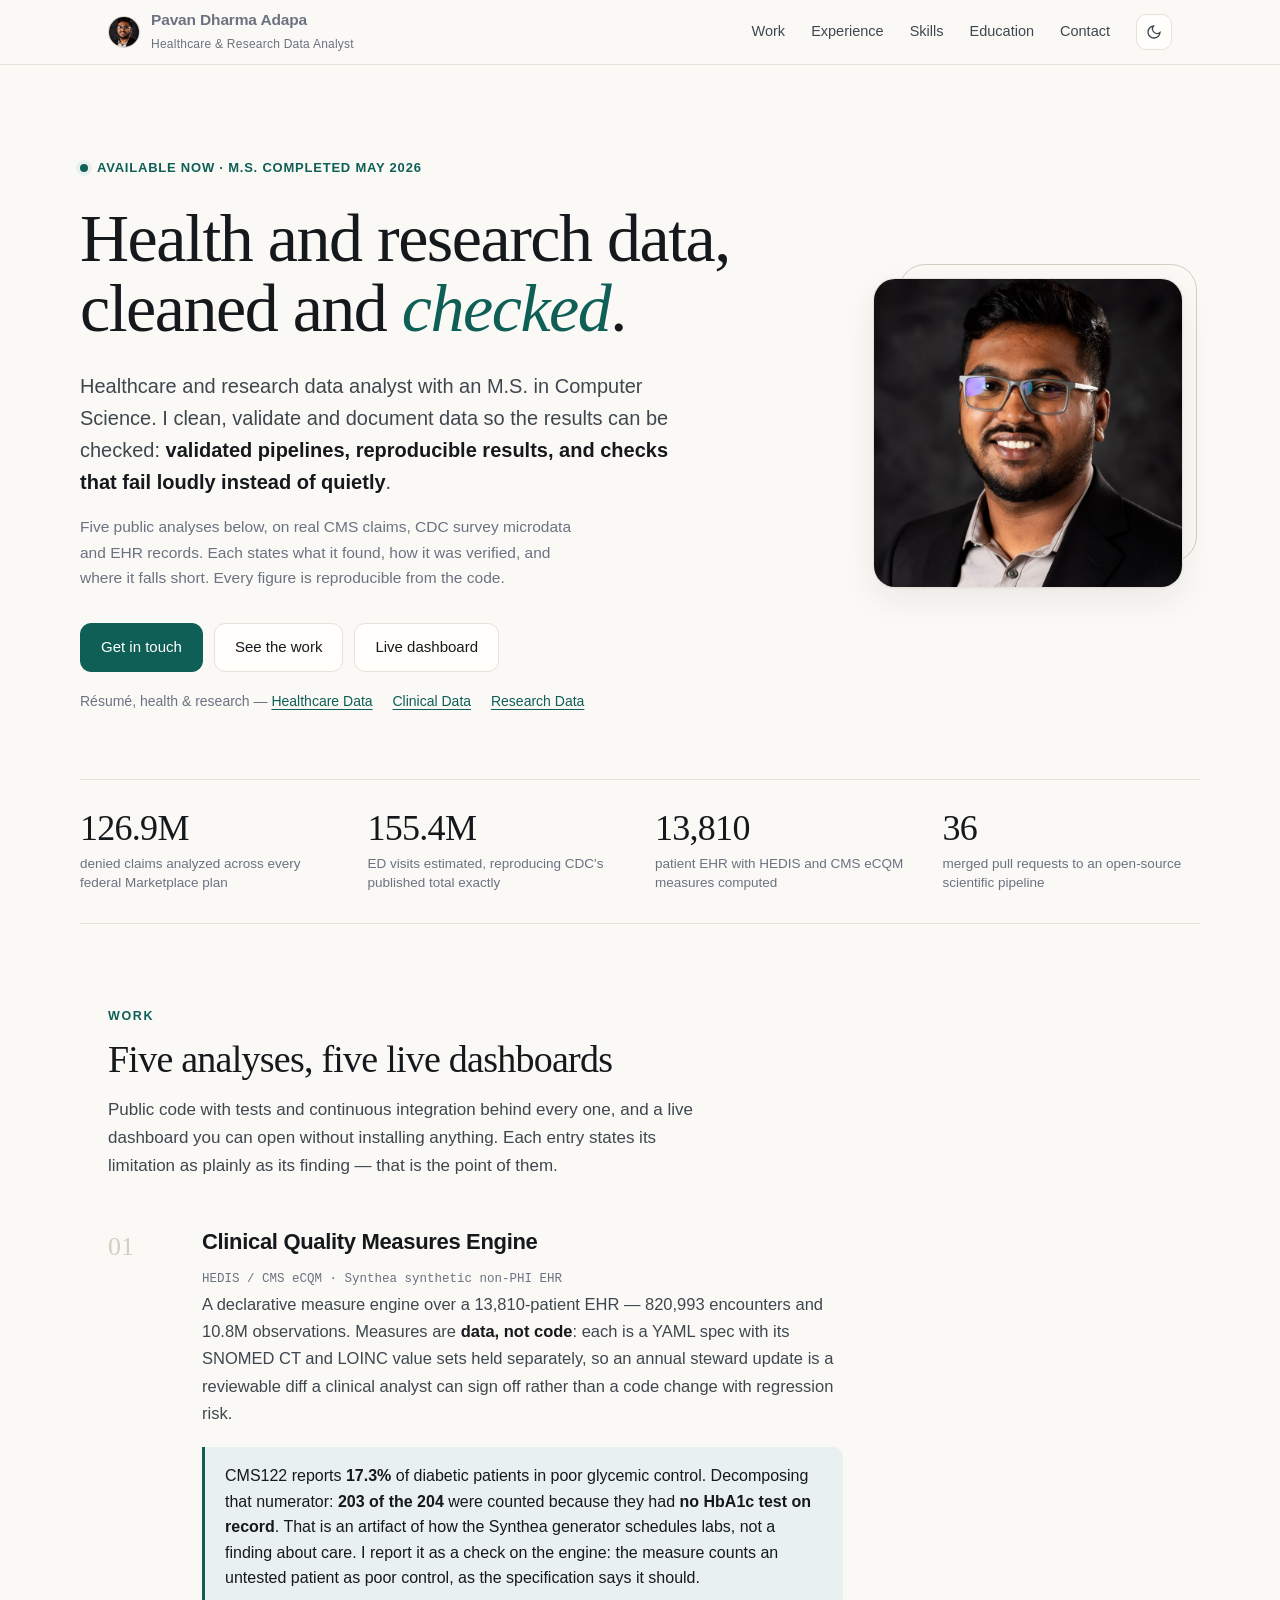
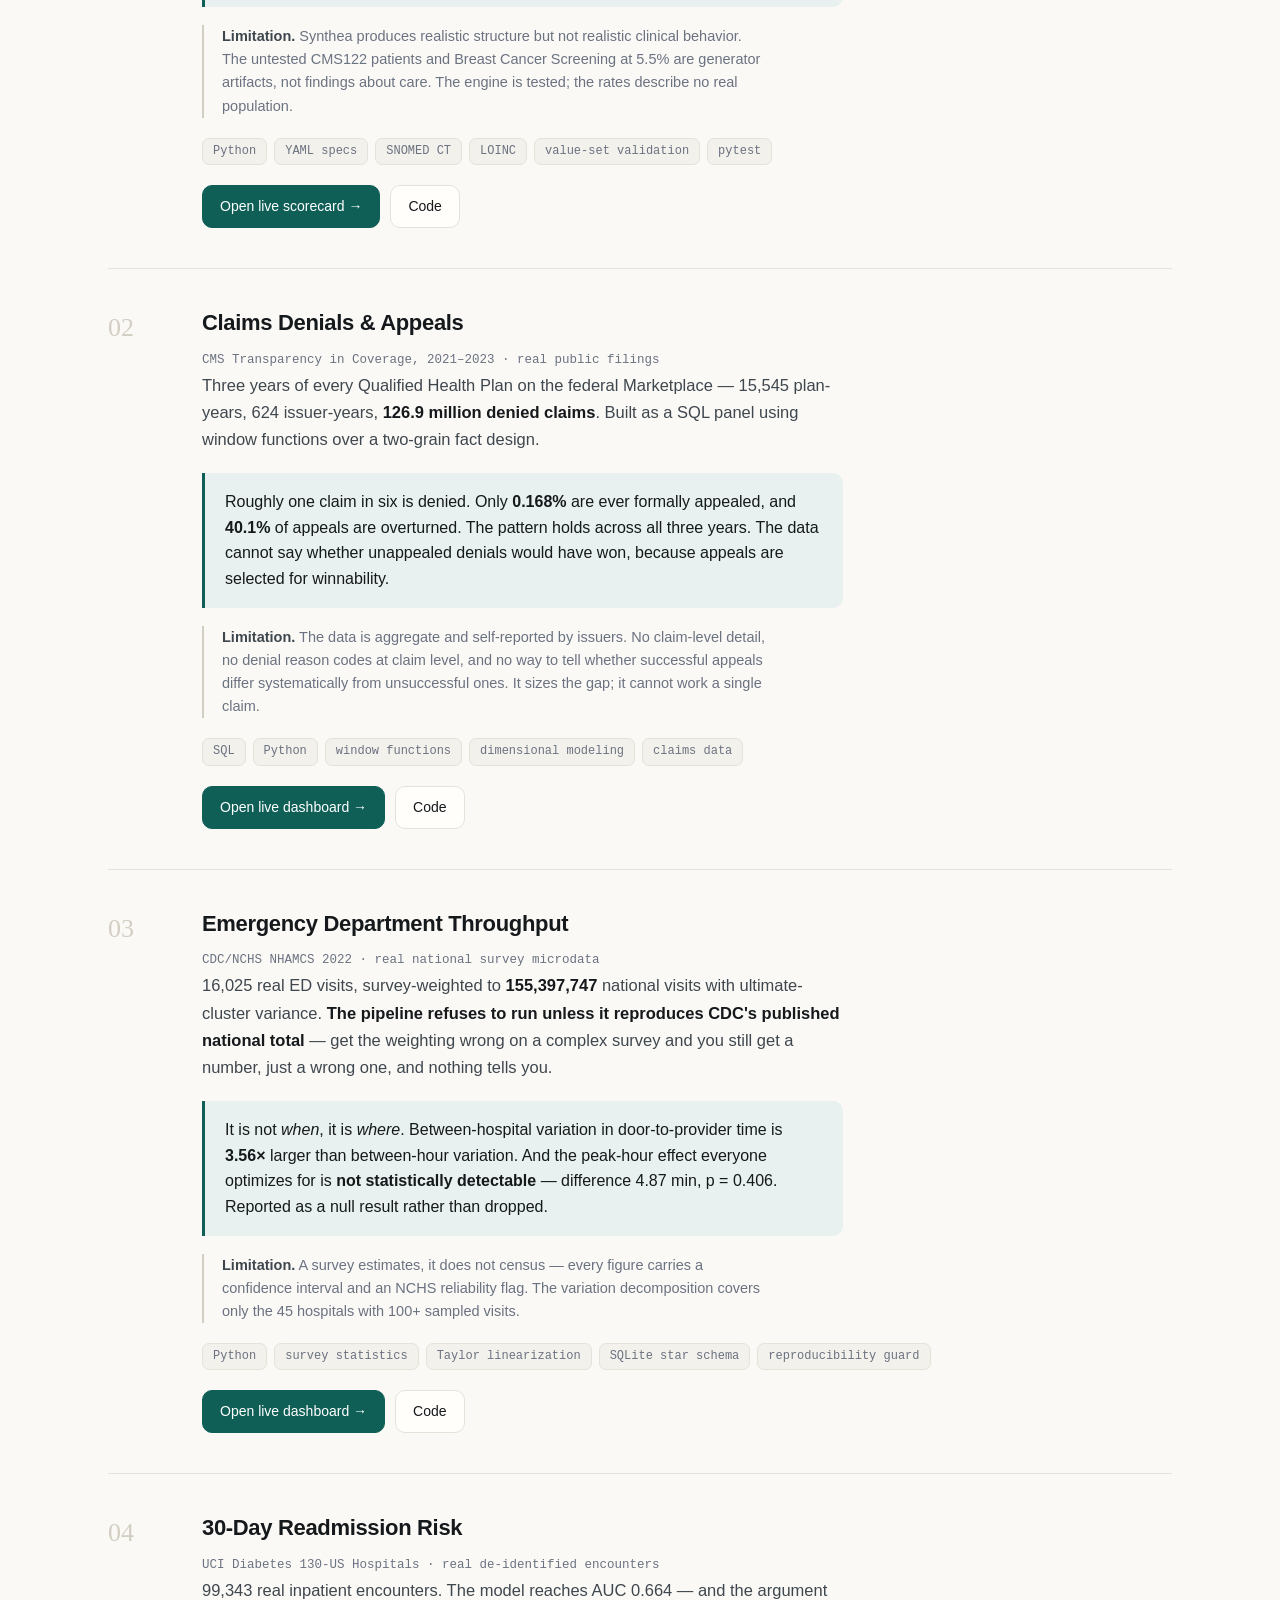
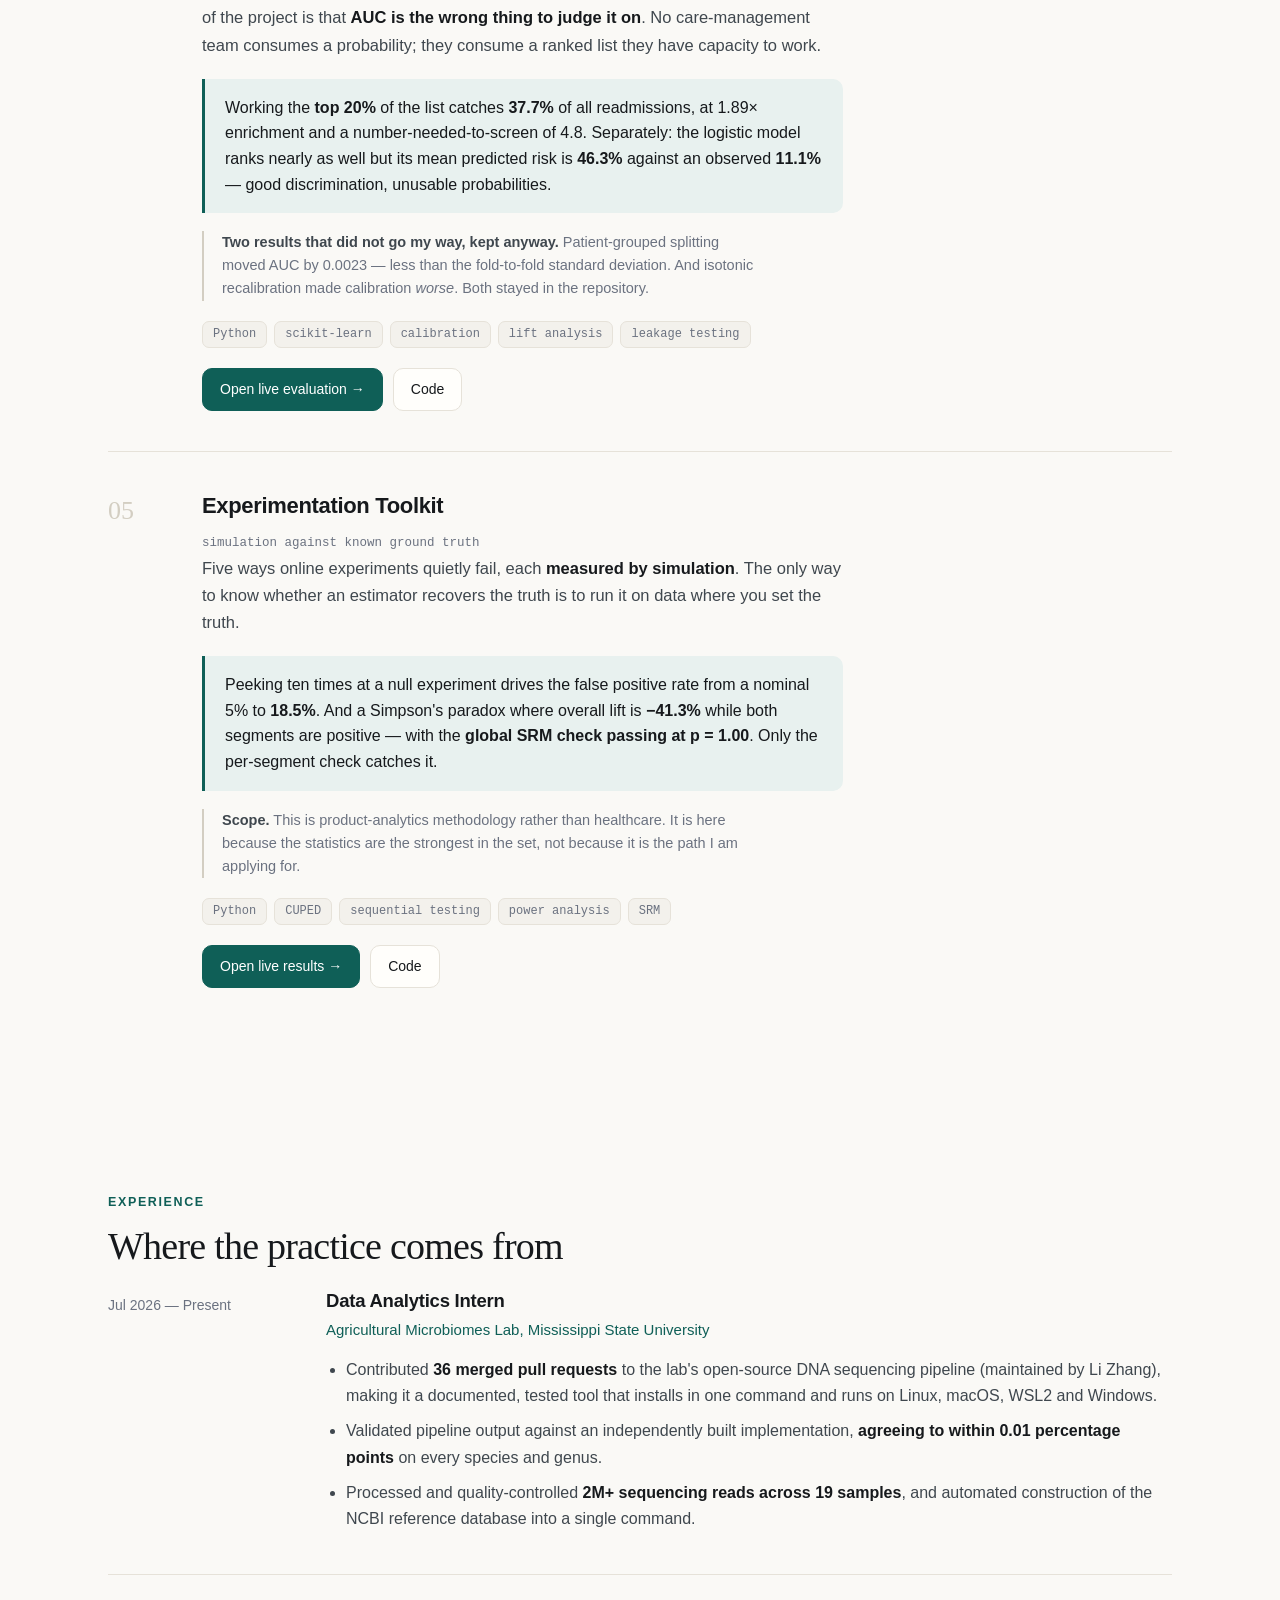
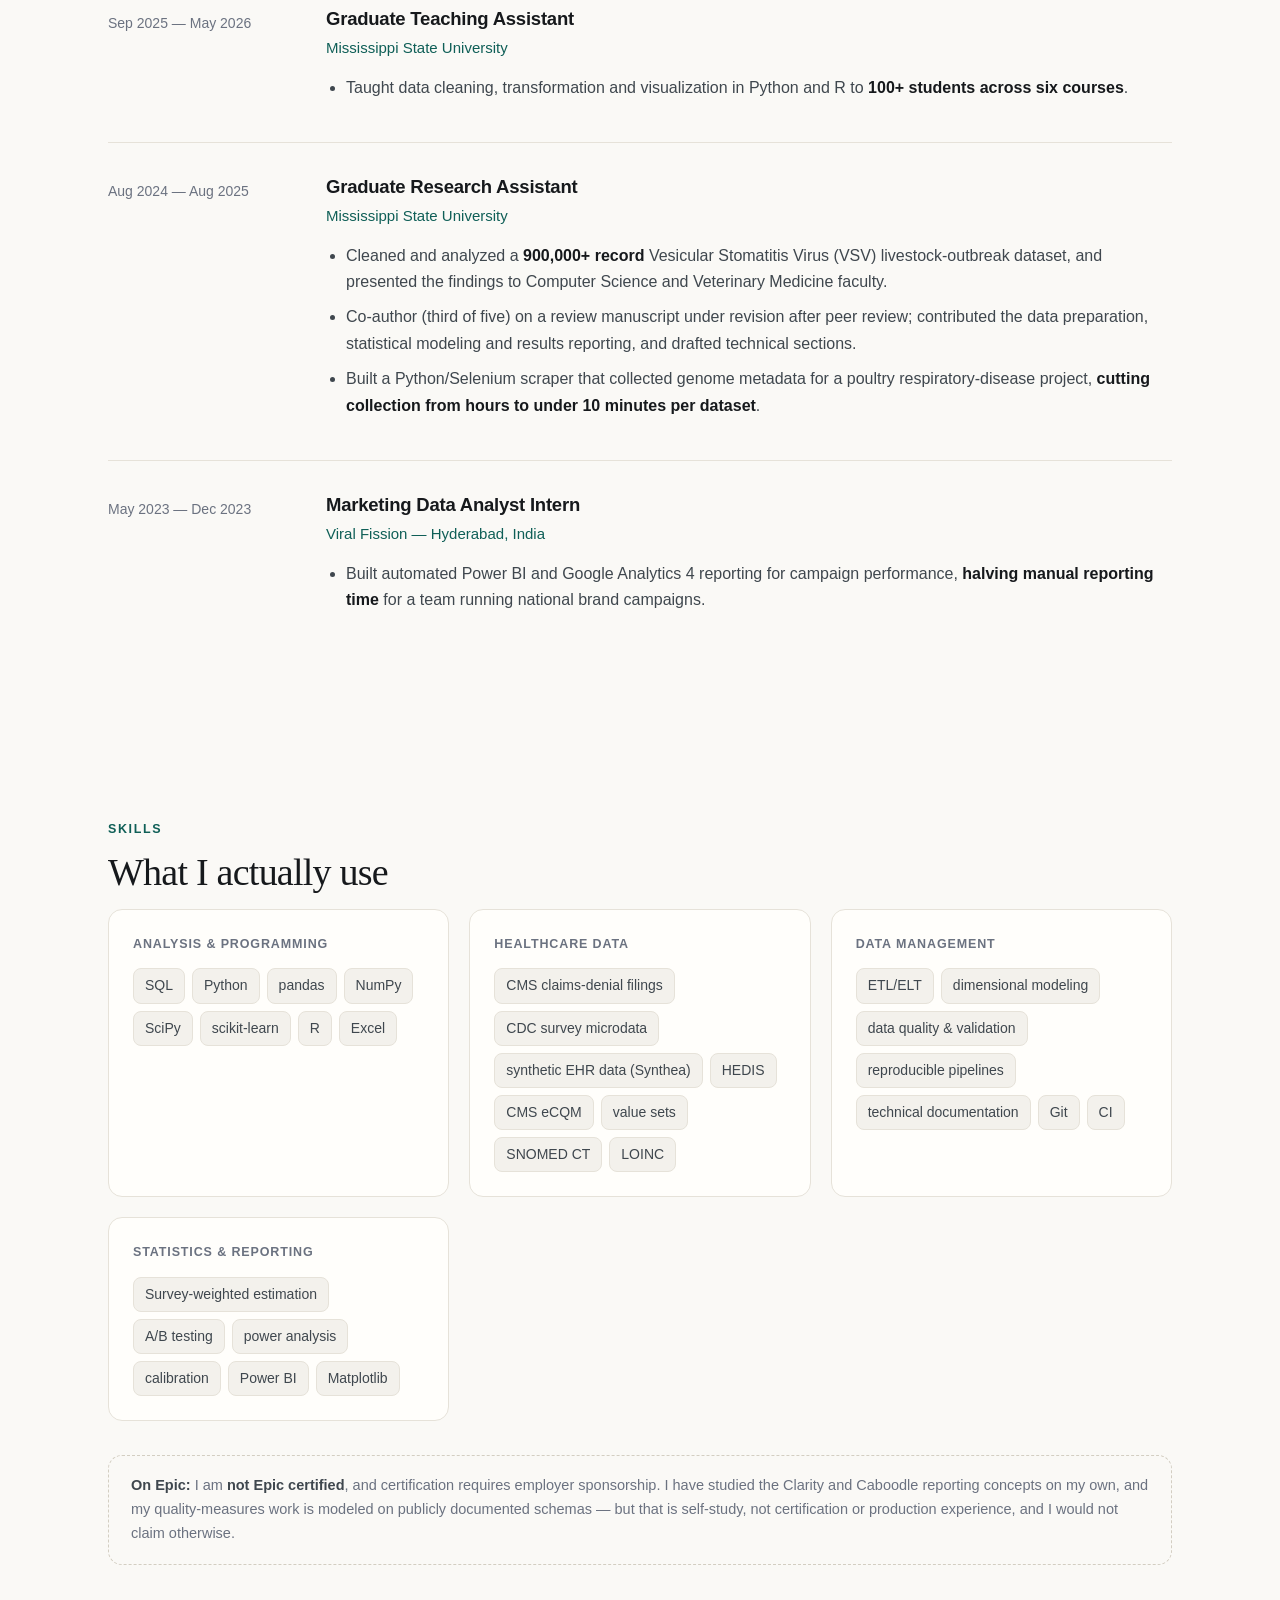
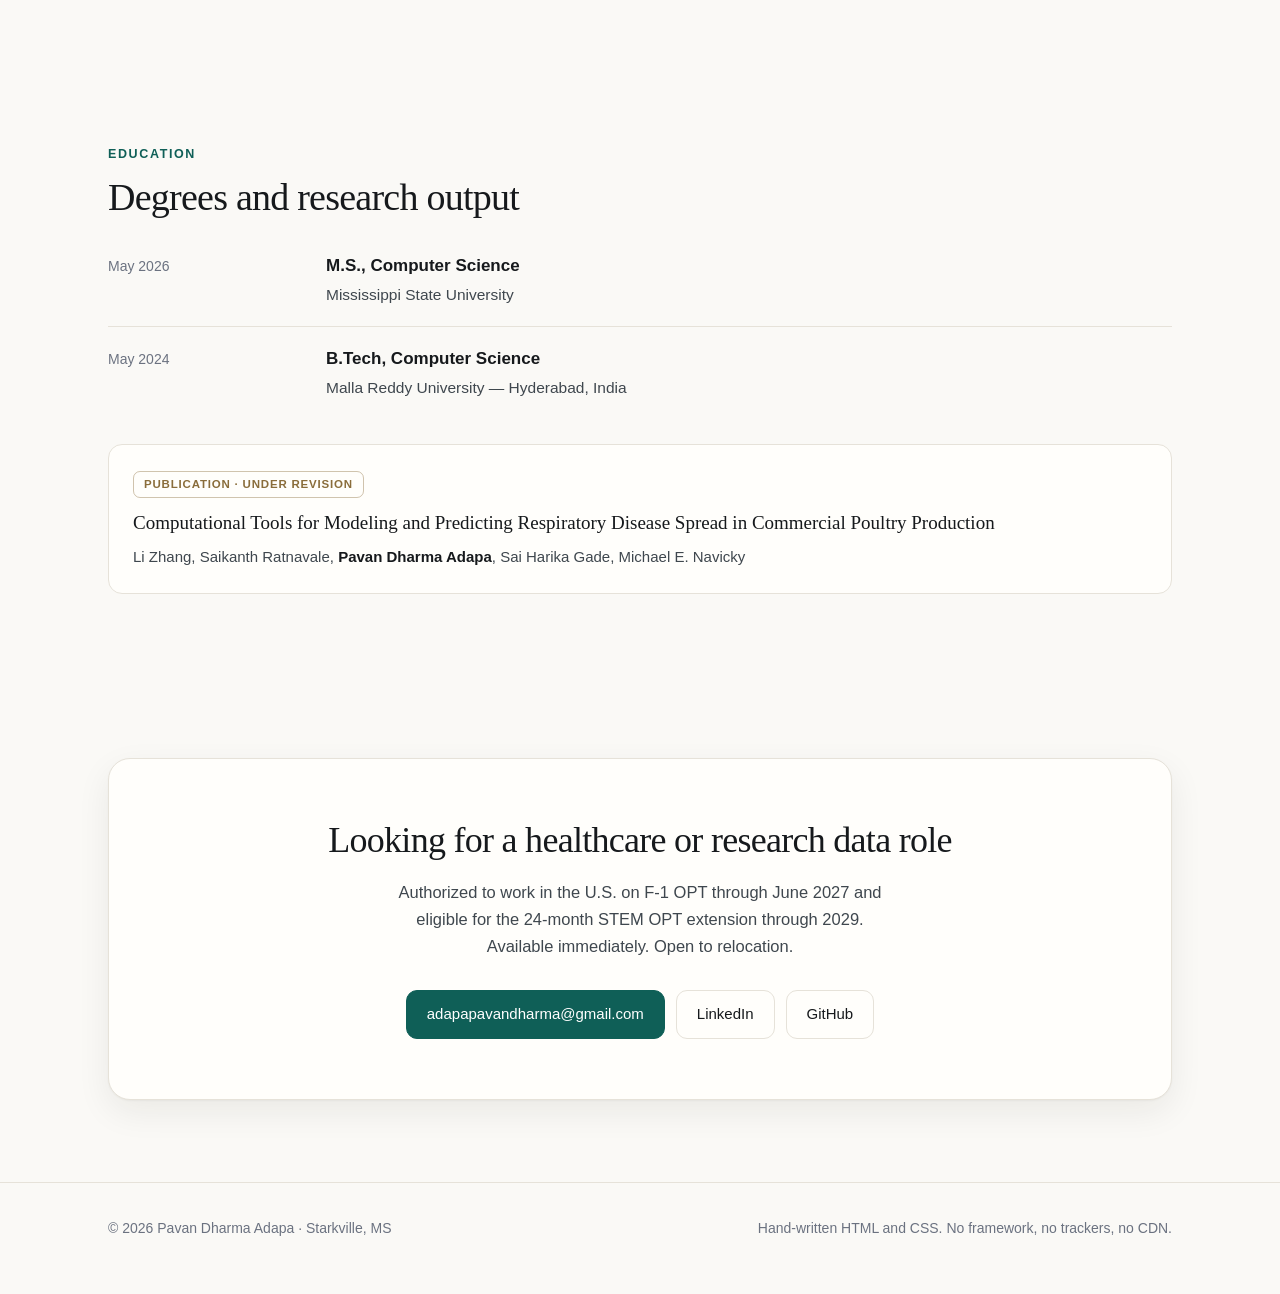
<file: index.html>
<!doctype html>
<html lang="en" data-theme="">
<head>
<meta charset="utf-8">
<meta name="viewport" content="width=device-width, initial-scale=1">
<!-- Search engines welcome; AI training crawlers opted out. Compliance is
     voluntary and these tags bind no one who chooses to ignore them. -->
<meta name="robots" content="index, follow, max-image-preview:large">
<meta name="robots" content="noai, noimageai">
<meta name="ai-content-declaration" content="no-training">
<title>Pavan Dharma Adapa — Healthcare &amp; Research Data Analyst</title>
<meta name="description" content="Healthcare and research data analyst. M.S. Computer Science. Five public analyses on public CMS and CDC data, de-identified hospital records and a synthetic EHR — each with a live dashboard, tests, and its limitations stated.">
<meta name="author" content="Pavan Dharma Adapa">
<link rel="canonical" href="https://adapapavandharma.github.io/">
<meta property="og:type" content="website">
<meta property="og:title" content="Pavan Dharma Adapa — Healthcare &amp; Research Data Analyst">
<meta property="og:description" content="Five public analyses on public CMS and CDC data, de-identified hospital records and a synthetic EHR — each with a live dashboard, tests, and its limitations stated.">
<meta property="og:url" content="https://adapapavandharma.github.io/">
<meta property="og:image" content="https://adapapavandharma.github.io/assets/og.jpg">
<meta name="twitter:card" content="summary_large_image">
<link rel="icon" href="assets/favicon.svg" type="image/svg+xml">
<link rel="apple-touch-icon" href="assets/portrait.jpg">
<meta name="theme-color" content="#0f5f57">
<link rel="stylesheet" href="styles.css">
<script>
  /* Set the theme before first paint so there is no flash. */
  try{var t=localStorage.getItem('pda:theme');if(t)document.documentElement.setAttribute('data-theme',t);}catch(e){}
</script>
<script type="application/ld+json">
{
  "@context": "https://schema.org",
  "@type": "Person",
  "name": "Pavan Dharma Adapa",
  "jobTitle": "Healthcare & Research Data Analyst",
  "email": "mailto:adapapavandharma@gmail.com",
  "url": "https://adapapavandharma.github.io/",
  "image": "https://adapapavandharma.github.io/assets/portrait.jpg",
  "address": {
    "@type": "PostalAddress",
    "addressLocality": "Starkville",
    "addressRegion": "MS",
    "addressCountry": "US"
  },
  "alumniOf": [
    {
      "@type": "CollegeOrUniversity",
      "name": "Mississippi State University"
    },
    {
      "@type": "CollegeOrUniversity",
      "name": "Malla Reddy University"
    }
  ],
  "knowsAbout": [
    "Healthcare data analysis",
    "Clinical quality measures",
    "HEDIS",
    "CMS eCQM",
    "SQL",
    "Python",
    "Survey-weighted estimation",
    "Claims and appeals analytics"
  ],
  "sameAs": [
    "https://github.com/adapapavandharma",
    "https://linkedin.com/in/adapapavandharma"
  ]
}
</script>
</head>
<body>
<a class="skip" href="#main">Skip to content</a>

<header class="site">
  <div class="wrap">
    <a class="brand" href="#top">
      <img src="assets/portrait.jpg" alt="" width="32" height="32">
      <span><b>Pavan Dharma Adapa</b><span>Healthcare &amp; Research Data Analyst</span></span>
    </a>
    <nav aria-label="Sections">
      <a href="#work">Work</a>
      <a href="#experience">Experience</a>
      <a href="#skills">Skills</a>
      <a href="#education">Education</a>
      <a href="#contact">Contact</a>
    </nav>
    <button class="themeb" id="theme" type="button" aria-label="Switch between light and dark">
      <svg width="16" height="16" viewBox="0 0 24 24" fill="none" stroke="currentColor" stroke-width="2" aria-hidden="true">
        <path d="M21 12.8A9 9 0 1 1 11.2 3a7 7 0 0 0 9.8 9.8Z"/>
      </svg>
    </button>
  </div>
</header>

<main id="main">
<div id="top"></div>

<!-- ── hero ─────────────────────────────────────────────── -->
<div class="wrap hero">
  <div class="hero-grid">
    <div>
      <p class="eyebrow">Available now &middot; M.S. completed May 2026</p>
      <h1>Health and research data,<br>cleaned and <em>checked</em>.</h1>
      <p class="lede">
        Healthcare and research data analyst with an M.S. in Computer Science.
        I clean, validate and document data so the results can be checked:
        <b>validated pipelines, reproducible results, and checks that fail loudly
        instead of quietly</b>.
      </p>
      <p class="sub">
        Five public analyses below, on real CMS claims, CDC survey microdata and
        EHR records. Each states what it found, how it was verified, and where it
        falls short. Every figure is reproducible from the code.
      </p>
      <div class="cta">
        <a class="btn btn-primary" href="mailto:adapapavandharma@gmail.com">Get in touch</a>
        <a class="btn" href="#work">See the work</a>
        <a class="btn" href="dashboard/">Live dashboard</a>
      </div>
      <p class="cvline">
        R&eacute;sum&eacute;, health &amp; research &mdash;
        <a href="resume/Pavan_Adapa_Healthcare_Data_Analyst.pdf" download>Healthcare Data</a>
        <a href="resume/Pavan_Adapa_Clinical_Data_Coordinator.pdf" download>Clinical Data</a>
        <a href="resume/Pavan_Adapa_Research_Data_Analyst.pdf" download>Research Data</a>
      </p>
    </div>
    <figure class="portrait">
      <img src="assets/portrait.jpg"
           srcset="assets/portrait.jpg 800w, assets/portrait@2x.jpg 1400w"
           sizes="(max-width:900px) 72vw, 310px"
           width="800" height="800" fetchpriority="high"
           alt="Pavan Dharma Adapa">
    </figure>
  </div>

  <div class="proof">
    <div class="proof-grid">
      <div class="stat"><div class="n">126.9M</div><div class="l">denied claims analyzed across every federal Marketplace plan</div></div>
      <div class="stat"><div class="n">155.4M</div><div class="l">ED visits estimated, reproducing CDC's published total exactly</div></div>
      <div class="stat"><div class="n">13,810</div><div class="l">patient EHR with HEDIS and CMS eCQM measures computed</div></div>
      <div class="stat"><div class="n">36</div><div class="l">merged pull requests to an open-source scientific pipeline</div></div>
    </div>
  </div>
</div>

<!-- ── work ─────────────────────────────────────────────── -->
<section id="work">
  <div class="wrap">
    <div class="sec-h">
      <span class="k">Work</span>
      <h2>Five analyses, five live dashboards</h2>
    </div>
    <p class="sec-intro">
      Public code with tests and continuous integration behind every one, and a live dashboard
      you can open without installing anything. Each entry states its limitation as plainly as
      its finding — that is the point of them.
    </p>

    <div class="work">

      <article class="entry">
        <div class="idx" aria-hidden="true">01</div>
        <div>
        <div class="card-top">
          <h3>Clinical Quality Measures Engine</h3>
          <span class="src">HEDIS / CMS eCQM · Synthea synthetic non-PHI EHR</span>
        </div>
        <p class="what">
          A declarative measure engine over a 13,810-patient EHR — 820,993 encounters and
          10.8M observations. Measures are <b>data, not code</b>: each is a YAML spec with its
          SNOMED CT and LOINC value sets held separately, so an annual steward update is a
          reviewable diff a clinical analyst can sign off rather than a code change with regression risk.
        </p>
        <p class="finding">
          CMS122 reports <b>17.3%</b> of diabetic patients in poor glycemic control. Decomposing that
          numerator: <b>203 of the 204</b> were counted because they had <b>no HbA1c test on record</b>.
          That is an artifact of how the Synthea generator schedules labs, not a finding about care.
          I report it as a check on the engine: the measure counts an untested patient as poor control,
          as the specification says it should.
        </p>
        <p class="limit">
          <b>Limitation.</b> Synthea produces realistic structure but not realistic clinical behavior.
          The untested CMS122 patients and Breast Cancer Screening at 5.5% are generator artifacts, not
          findings about care. The engine is tested; the rates describe no real population.
        </p>
        <ul class="tags"><li>Python</li><li>YAML specs</li><li>SNOMED CT</li><li>LOINC</li><li>value-set validation</li><li>pytest</li></ul>
        <p class="links">
          <a class="live" href="https://adapapavandharma.github.io/clinical-quality-measures/" target="_blank" rel="noopener">Open live scorecard →</a>
          <a href="https://github.com/adapapavandharma/clinical-quality-measures" target="_blank" rel="noopener">Code</a>
        </p>
        </div>
      </article>

      <article class="entry">
        <div class="idx" aria-hidden="true">02</div>
        <div>
        <div class="card-top">
          <h3>Claims Denials &amp; Appeals</h3>
          <span class="src">CMS Transparency in Coverage, 2021–2023 · real public filings</span>
        </div>
        <p class="what">
          Three years of every Qualified Health Plan on the federal Marketplace — 15,545 plan-years,
          624 issuer-years, <b>126.9 million denied claims</b>. Built as a SQL panel using window
          functions over a two-grain fact design.
        </p>
        <p class="finding">
          Roughly one claim in six is denied. Only <b>0.168%</b> are ever formally appealed, and
          <b>40.1%</b> of appeals are overturned. The pattern holds across all three years. The data
          cannot say whether unappealed denials would have won, because appeals are selected for
          winnability.
        </p>
        <p class="limit">
          <b>Limitation.</b> The data is aggregate and self-reported by issuers. No claim-level detail,
          no denial reason codes at claim level, and no way to tell whether successful appeals differ
          systematically from unsuccessful ones. It sizes the gap; it cannot work a single claim.
        </p>
        <ul class="tags"><li>SQL</li><li>Python</li><li>window functions</li><li>dimensional modeling</li><li>claims data</li></ul>
        <p class="links">
          <a class="live" href="https://adapapavandharma.github.io/denials-analytics/" target="_blank" rel="noopener">Open live dashboard →</a>
          <a href="https://github.com/adapapavandharma/denials-analytics" target="_blank" rel="noopener">Code</a>
        </p>
        </div>
      </article>

      <article class="entry">
        <div class="idx" aria-hidden="true">03</div>
        <div>
        <div class="card-top">
          <h3>Emergency Department Throughput</h3>
          <span class="src">CDC/NCHS NHAMCS 2022 · real national survey microdata</span>
        </div>
        <p class="what">
          16,025 real ED visits, survey-weighted to <b>155,397,747</b> national visits with
          ultimate-cluster variance. <b>The pipeline refuses to run unless it reproduces CDC's published
          national total</b> — get the weighting wrong on a complex survey and you still get a number,
          just a wrong one, and nothing tells you.
        </p>
        <p class="finding">
          It is not <i>when</i>, it is <i>where</i>. Between-hospital variation in door-to-provider time is
          <b>3.56×</b> larger than between-hour variation. And the peak-hour effect everyone optimizes for
          is <b>not statistically detectable</b> — difference 4.87 min, p = 0.406. Reported as a null
          result rather than dropped.
        </p>
        <p class="limit">
          <b>Limitation.</b> A survey estimates, it does not census — every figure carries a confidence
          interval and an NCHS reliability flag. The variation decomposition covers only the 45 hospitals
          with 100+ sampled visits.
        </p>
        <ul class="tags"><li>Python</li><li>survey statistics</li><li>Taylor linearization</li><li>SQLite star schema</li><li>reproducibility guard</li></ul>
        <p class="links">
          <a class="live" href="https://adapapavandharma.github.io/ed-throughput-analytics/" target="_blank" rel="noopener">Open live dashboard →</a>
          <a href="https://github.com/adapapavandharma/ed-throughput-analytics" target="_blank" rel="noopener">Code</a>
        </p>
        </div>
      </article>

      <article class="entry">
        <div class="idx" aria-hidden="true">04</div>
        <div>
        <div class="card-top">
          <h3>30-Day Readmission Risk</h3>
          <span class="src">UCI Diabetes 130-US Hospitals · real de-identified encounters</span>
        </div>
        <p class="what">
          99,343 real inpatient encounters. The model reaches AUC 0.664 — and the argument of the project
          is that <b>AUC is the wrong thing to judge it on</b>. No care-management team consumes a
          probability; they consume a ranked list they have capacity to work.
        </p>
        <p class="finding">
          Working the <b>top 20%</b> of the list catches <b>37.7%</b> of all readmissions, at 1.89×
          enrichment and a number-needed-to-screen of 4.8. Separately: the logistic model ranks nearly as
          well but its mean predicted risk is <b>46.3%</b> against an observed <b>11.1%</b> — good
          discrimination, unusable probabilities.
        </p>
        <p class="limit">
          <b>Two results that did not go my way, kept anyway.</b> Patient-grouped splitting moved AUC by
          0.0023 — less than the fold-to-fold standard deviation. And isotonic recalibration made
          calibration <i>worse</i>. Both stayed in the repository.
        </p>
        <ul class="tags"><li>Python</li><li>scikit-learn</li><li>calibration</li><li>lift analysis</li><li>leakage testing</li></ul>
        <p class="links">
          <a class="live" href="https://adapapavandharma.github.io/readmission-risk/" target="_blank" rel="noopener">Open live evaluation →</a>
          <a href="https://github.com/adapapavandharma/readmission-risk" target="_blank" rel="noopener">Code</a>
        </p>
        </div>
      </article>

      <article class="entry">
        <div class="idx" aria-hidden="true">05</div>
        <div>
        <div class="card-top">
          <h3>Experimentation Toolkit</h3>
          <span class="src">simulation against known ground truth</span>
        </div>
        <p class="what">
          Five ways online experiments quietly fail, each <b>measured by simulation</b>. The only way to
          know whether an estimator recovers the truth is to run it on data where you set the truth.
        </p>
        <p class="finding">
          Peeking ten times at a null experiment drives the false positive rate from a nominal 5% to
          <b>18.5%</b>. And a Simpson's paradox where overall lift is <b>−41.3%</b> while both segments
          are positive — with the <b>global SRM check passing at p = 1.00</b>. Only the per-segment check
          catches it.
        </p>
        <p class="limit">
          <b>Scope.</b> This is product-analytics methodology rather than healthcare. It is here because
          the statistics are the strongest in the set, not because it is the path I am applying for.
        </p>
        <ul class="tags"><li>Python</li><li>CUPED</li><li>sequential testing</li><li>power analysis</li><li>SRM</li></ul>
        <p class="links">
          <a class="live" href="https://adapapavandharma.github.io/experimentation-toolkit/" target="_blank" rel="noopener">Open live results →</a>
          <a href="https://github.com/adapapavandharma/experimentation-toolkit" target="_blank" rel="noopener">Code</a>
        </p>
        </div>
      </article>

    </div>
  </div>
</section>

<!-- ── experience ───────────────────────────────────────── -->
<section id="experience">
  <div class="wrap">
    <div class="sec-h">
      <span class="k">Experience</span>
      <h2>Where the practice comes from</h2>
    </div>
    <div class="roles-list">

      <div class="role">
        <div class="when">Jul 2026 — Present</div>
        <div>
          <h3>Data Analytics Intern</h3>
          <p class="org">Agricultural Microbiomes Lab, Mississippi State University</p>
          <ul>
            <li>Contributed <b>36 merged pull requests</b> to the lab's open-source DNA sequencing pipeline (maintained by Li Zhang), making it a documented, tested tool that installs in one command and runs on Linux, macOS, WSL2 and Windows.</li>
            <li>Validated pipeline output against an independently built implementation, <b>agreeing to within 0.01 percentage points</b> on every species and genus.</li>
            <li>Processed and quality-controlled <b>2M+ sequencing reads across 19 samples</b>, and automated construction of the NCBI reference database into a single command.</li>
          </ul>
        </div>
      </div>

      <div class="role">
        <div class="when">Sep 2025 — May 2026</div>
        <div>
          <h3>Graduate Teaching Assistant</h3>
          <p class="org">Mississippi State University</p>
          <ul>
            <li>Taught data cleaning, transformation and visualization in Python and R to <b>100+ students across six courses</b>.</li>
          </ul>
        </div>
      </div>

      <div class="role">
        <div class="when">Aug 2024 — Aug 2025</div>
        <div>
          <h3>Graduate Research Assistant</h3>
          <p class="org">Mississippi State University</p>
          <ul>
            <li>Cleaned and analyzed a <b>900,000+ record</b> Vesicular Stomatitis Virus (VSV) livestock-outbreak dataset, and presented the findings to Computer Science and Veterinary Medicine faculty.</li>
            <li>Co-author (third of five) on a review manuscript under revision after peer review; contributed the data preparation, statistical modeling and results reporting, and drafted technical sections.</li>
            <li>Built a Python/Selenium scraper that collected genome metadata for a poultry respiratory-disease project, <b>cutting collection from hours to under 10 minutes per dataset</b>.</li>
          </ul>
        </div>
      </div>

      <div class="role">
        <div class="when">May 2023 — Dec 2023</div>
        <div>
          <h3>Marketing Data Analyst Intern</h3>
          <p class="org">Viral Fission — Hyderabad, India</p>
          <ul>
            <li>Built automated Power BI and Google Analytics 4 reporting for campaign performance, <b>halving manual reporting time</b> for a team running national brand campaigns.</li>
          </ul>
        </div>
      </div>

    </div>
  </div>
</section>

<!-- ── skills ───────────────────────────────────────────── -->
<section id="skills">
  <div class="wrap">
    <div class="sec-h">
      <span class="k">Skills</span>
      <h2>What I actually use</h2>
    </div>
    <div class="skills">
      <div class="skill">
        <h3>Analysis &amp; programming</h3>
        <ul><li>SQL</li><li>Python</li><li>pandas</li><li>NumPy</li><li>SciPy</li><li>scikit-learn</li><li>R</li><li>Excel</li></ul>
      </div>
      <div class="skill">
        <h3>Healthcare data</h3>
        <ul><li>CMS claims-denial filings</li><li>CDC survey microdata</li><li>synthetic EHR data (Synthea)</li><li>HEDIS</li><li>CMS eCQM</li><li>value sets</li><li>SNOMED CT</li><li>LOINC</li></ul>
      </div>
      <div class="skill">
        <h3>Data management</h3>
        <ul><li>ETL/ELT</li><li>dimensional modeling</li><li>data quality &amp; validation</li><li>reproducible pipelines</li><li>technical documentation</li><li>Git</li><li>CI</li></ul>
      </div>
      <div class="skill">
        <h3>Statistics &amp; reporting</h3>
        <ul><li>Survey-weighted estimation</li><li>A/B testing</li><li>power analysis</li><li>calibration</li><li>Power BI</li><li>Matplotlib</li></ul>
      </div>
      <p class="note">
        <b>On Epic:</b> I am <b>not Epic certified</b>, and certification requires employer sponsorship.
        I have studied the Clarity and Caboodle reporting concepts on my own, and my quality-measures work
        is modeled on publicly documented schemas — but that is self-study, not certification or
        production experience, and I would not claim otherwise.
      </p>
    </div>
  </div>
</section>

<!-- ── education ────────────────────────────────────────── -->
<section id="education">
  <div class="wrap">
    <div class="sec-h">
      <span class="k">Education</span>
      <h2>Degrees and research output</h2>
    </div>
    <div class="edu">
      <div class="edu-row">
        <div class="when">May 2026</div>
        <div><b>M.S., Computer Science</b><div class="org">Mississippi State University</div></div>
      </div>
      <div class="edu-row">
        <div class="when">May 2024</div>
        <div><b>B.Tech, Computer Science</b><div class="org">Malla Reddy University — Hyderabad, India</div></div>
      </div>
    </div>
    <div class="pub">
      <span class="tag">Publication · under revision</span>
      <div class="title">Computational Tools for Modeling and Predicting Respiratory Disease Spread in Commercial Poultry Production</div>
      <div class="authors">Li Zhang, Saikanth Ratnavale, <u>Pavan Dharma Adapa</u>, Sai Harika Gade, Michael E. Navicky</div>
    </div>
  </div>
</section>

<!-- ── contact ──────────────────────────────────────────── -->
<section id="contact">
  <div class="wrap">
    <div class="contact">
      <h2>Looking for a healthcare or research data role</h2>
      <p>
        Authorized to work in the U.S. on F-1 OPT through June 2027 and eligible for the 24-month STEM OPT extension through 2029. Available immediately.
        Open to relocation.
      </p>
      <div class="cta">
        <a class="btn btn-primary" href="mailto:adapapavandharma@gmail.com">adapapavandharma@gmail.com</a>
        <a class="btn" href="https://linkedin.com/in/adapapavandharma" target="_blank" rel="noopener">LinkedIn</a>
        <a class="btn" href="https://github.com/adapapavandharma" target="_blank" rel="noopener">GitHub</a>
      </div>
    </div>
  </div>
</section>

</main>

<footer>
  <div class="wrap">
    <span>© <span id="year">2026</span> Pavan Dharma Adapa · Starkville, MS</span>
    <span>Hand-written HTML and CSS. No framework, no trackers, no CDN.</span>
  </div>
</footer>

<script src="main.js" defer></script>
</body>
</html>
</file>
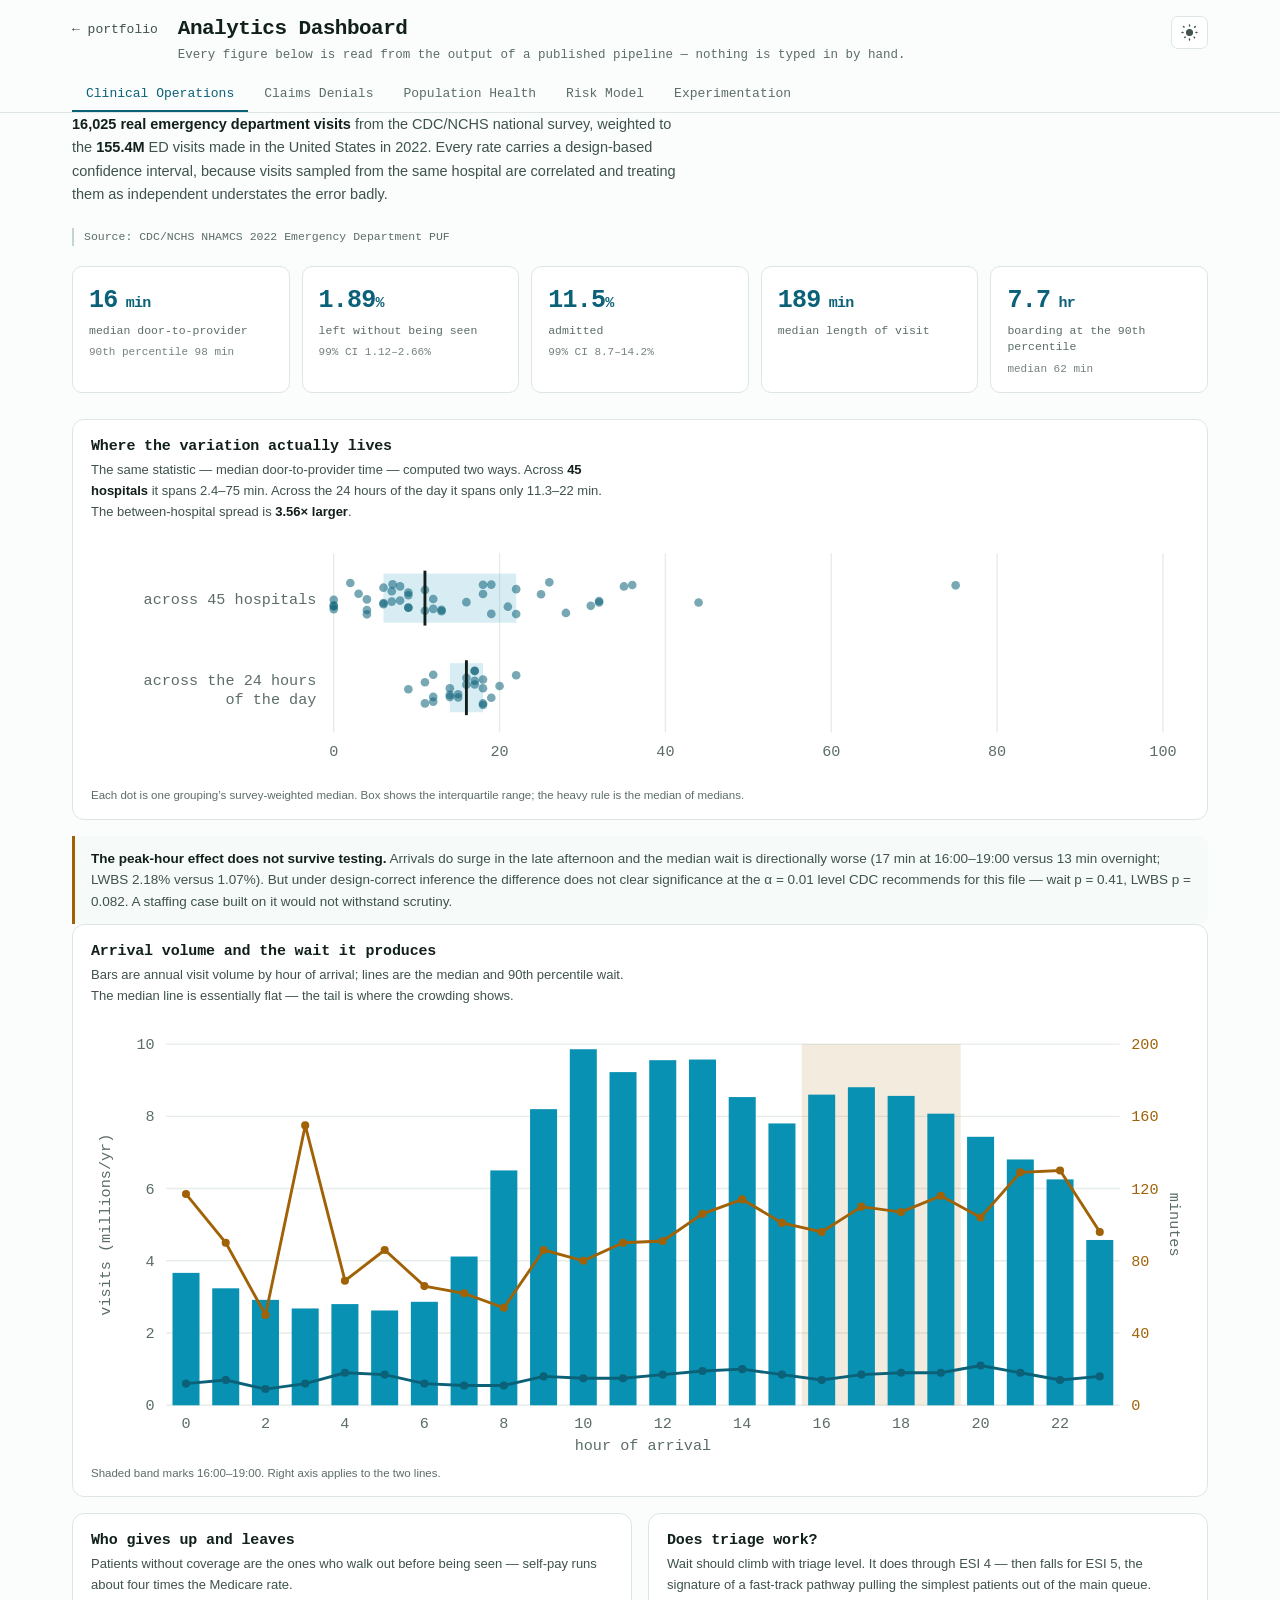
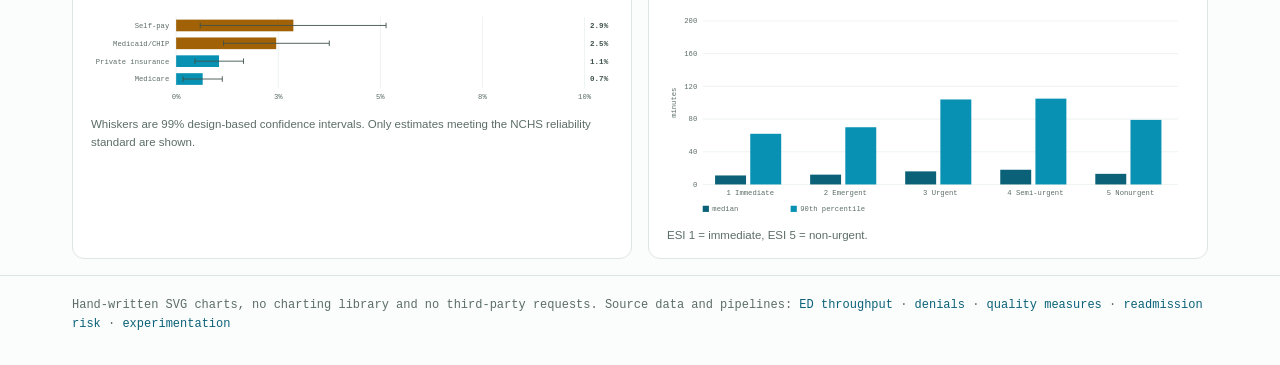
<file: dashboard/index.html>
<!DOCTYPE html>
<html lang="en" data-theme="dark">
<head>
<meta charset="utf-8">
<meta name="viewport" content="width=device-width, initial-scale=1">
<!-- Search engines welcome; AI training crawlers opted out. Compliance is
     voluntary and these tags bind no one who chooses to ignore them. -->
<meta name="robots" content="index, follow, max-image-preview:large">
<meta name="robots" content="noai, noimageai">
<meta name="ai-content-declaration" content="no-training">
<title>Analytics Dashboard — Pavan Dharma Adapa</title>
<meta name="description" content="Interactive analytics dashboard built from five open-source projects on real CDC and CMS data: ED throughput, claims denials, clinical quality measures, readmission risk, and experiment methodology.">

<meta property="og:type" content="website">
<meta property="og:title" content="Analytics Dashboard — Pavan Dharma Adapa">
<meta property="og:description" content="Every figure rendered here is read from the output of a published pipeline. 16,025 survey-weighted ED visits, 126.9M denied claims, 13,810-patient EHR.">
<meta property="og:url" content="https://adapapavandharma.github.io/dashboard/">
<meta property="og:image" content="https://adapapavandharma.github.io/assets/og.jpg">
<meta name="twitter:card" content="summary_large_image">
<meta name="theme-color" content="#0a0e0d" media="(prefers-color-scheme: dark)">
<meta name="theme-color" content="#fbfdfc" media="(prefers-color-scheme: light)">

<link rel="icon" href="data:image/svg+xml,%3Csvg xmlns='http://www.w3.org/2000/svg' viewBox='0 0 32 32'%3E%3Crect width='32' height='32' rx='7' fill='%230a0e0d'/%3E%3Ctext x='16' y='22' font-family='monospace' font-size='17' font-weight='700' fill='%2322d3ee' text-anchor='middle'%3E&gt;_%3C/text%3E%3C/svg%3E">
<link rel="stylesheet" href="dash.css">
</head>
<body>
<a class="skip" href="#main">Skip to content</a>

<header class="topbar">
  <div class="wrap topbar-in">
    <a class="back" href="../">
      <span aria-hidden="true">←</span> portfolio
    </a>
    <div class="title-block">
      <h1>Analytics Dashboard</h1>
      <p class="sub">Every figure below is read from the output of a published pipeline &mdash;
        nothing is typed in by hand.</p>
    </div>
    <button class="icon-btn" id="theme-toggle" aria-label="Switch theme" title="Toggle theme">
      <svg class="i-moon" viewBox="0 0 24 24" width="17" height="17" aria-hidden="true"><path fill="currentColor" d="M21 12.8A9 9 0 1 1 11.2 3a7 7 0 0 0 9.8 9.8Z"/></svg>
      <svg class="i-sun" viewBox="0 0 24 24" width="17" height="17" aria-hidden="true"><path fill="currentColor" d="M12 17a5 5 0 1 1 0-10 5 5 0 0 1 0 10Zm0-13.2a1 1 0 0 1-1-1V1.5a1 1 0 1 1 2 0v1.3a1 1 0 0 1-1 1Zm0 19.7a1 1 0 0 1-1-1v-1.3a1 1 0 1 1 2 0v1.3a1 1 0 0 1-1 1ZM22.5 13h-1.3a1 1 0 1 1 0-2h1.3a1 1 0 1 1 0 2Zm-19.7 0H1.5a1 1 0 1 1 0-2h1.3a1 1 0 1 1 0 2Zm16.4-7.3a1 1 0 0 1-.7-1.7l.9-.9a1 1 0 1 1 1.4 1.4l-.9.9a1 1 0 0 1-.7.3ZM5.2 20.1a1 1 0 0 1-.7-1.7l.9-.9a1 1 0 0 1 1.4 1.4l-.9.9a1 1 0 0 1-.7.3Zm14 .3a1 1 0 0 1-.7-.3l-.9-.9a1 1 0 0 1 1.4-1.4l.9.9a1 1 0 0 1-.7 1.7ZM4.3 5.4a1 1 0 0 1-.7-.3l-.9-.9a1 1 0 0 1 1.4-1.4l.9.9a1 1 0 0 1-.7 1.7Z"/></svg>
    </button>
  </div>

  <nav class="tabs wrap" id="tabs" role="tablist" aria-label="Dashboard views">
    <button role="tab" data-view="ed"          aria-selected="true">Clinical Operations</button>
    <button role="tab" data-view="denials"     aria-selected="false">Claims Denials</button>
    <button role="tab" data-view="quality"     aria-selected="false">Population Health</button>
    <button role="tab" data-view="readmission" aria-selected="false">Risk Model</button>
    <button role="tab" data-view="experiments" aria-selected="false">Experimentation</button>
  </nav>
</header>

<main id="main" class="wrap">
  <div id="loading" class="loading">loading data&hellip;</div>
  <div id="view" hidden></div>
</main>

<footer class="foot">
  <div class="wrap">
    <p>Hand-written SVG charts, no charting library and no third-party requests.
      Source data and pipelines:
      <a href="https://github.com/adapapavandharma/ed-throughput-analytics" target="_blank" rel="noopener">ED throughput</a> ·
      <a href="https://github.com/adapapavandharma/denials-analytics" target="_blank" rel="noopener">denials</a> ·
      <a href="https://github.com/adapapavandharma/clinical-quality-measures" target="_blank" rel="noopener">quality measures</a> ·
      <a href="https://github.com/adapapavandharma/readmission-risk" target="_blank" rel="noopener">readmission risk</a> ·
      <a href="https://github.com/adapapavandharma/experimentation-toolkit" target="_blank" rel="noopener">experimentation</a>
    </p>
  </div>
</footer>

<script type="module" src="dash.js"></script>
</body>
</html>
</file>
<file: styles.css>
/* ============================================================
   Pavan Dharma Adapa — portfolio
   Hand-written CSS. No framework, no external fonts, no CDN.
   Rebuilt 2026-08-26: warm light base, editorial serif display,
   asymmetric hero, work as a numbered list rather than a card grid.
   ============================================================ */

:root{
  --serif: Georgia, "Iowan Old Style", "Palatino Linotype", "Book Antiqua", Palatino, "Times New Roman", serif;
  --sans:  -apple-system, BlinkMacSystemFont, "Segoe UI", Roboto, "Helvetica Neue", Arial, sans-serif;
  --mono:  ui-monospace, SFMono-Regular, "SF Mono", Menlo, Consolas, monospace;

  --max: 1120px;
  --t: 200ms cubic-bezier(.22,.61,.36,1);

  /* warm paper, not clinical white */
  --paper:#faf9f6;  --paper-2:#f3f1ec;  --card:#fffefb;
  --line:#e6e2d9;   --line-2:#d3cec2;
  --ink:#16191c;    --ink-2:#3f474e;    --muted:#6b7280;
  --accent:#0f5f57; --accent-2:#0b423d; --accent-soft:#e8f1ef;
  --gold:#8a6d3b;
  --shadow: 0 1px 2px rgba(30,26,20,.04), 0 12px 34px rgba(30,26,20,.07);
}
@media (prefers-color-scheme:dark){
  :root:not([data-theme="light"]){
    --paper:#101314; --paper-2:#161a1c; --card:#171c1e;
    --line:#252c2f;  --line-2:#36403f;
    --ink:#eceae4;   --ink-2:#bcc3c2;   --muted:#8d9794;
    --accent:#6bc7b6; --accent-2:#9adbcd; --accent-soft:rgba(107,199,182,.12);
    --gold:#c9a86a;
    --shadow: 0 1px 2px rgba(0,0,0,.4), 0 14px 38px rgba(0,0,0,.34);
  }
}
:root[data-theme="dark"]{
  --paper:#101314; --paper-2:#161a1c; --card:#171c1e;
  --line:#252c2f;  --line-2:#36403f;
  --ink:#eceae4;   --ink-2:#bcc3c2;   --muted:#8d9794;
  --accent:#6bc7b6; --accent-2:#9adbcd; --accent-soft:rgba(107,199,182,.12);
  --gold:#c9a86a;
  --shadow: 0 1px 2px rgba(0,0,0,.4), 0 14px 38px rgba(0,0,0,.34);
}

*,*::before,*::after{box-sizing:border-box}
html{scroll-behavior:smooth;-webkit-text-size-adjust:100%}
@media (prefers-reduced-motion:reduce){
  html{scroll-behavior:auto}
  *,*::before,*::after{animation-duration:.01ms!important;transition-duration:.01ms!important}
}
body{margin:0;background:var(--paper);color:var(--ink);
  font:17px/1.65 var(--sans);-webkit-font-smoothing:antialiased;text-rendering:optimizeLegibility}
.wrap{max-width:var(--max);margin:0 auto;padding:0 28px}
@media(max-width:600px){.wrap{padding:0 20px}}
a{color:var(--accent);text-decoration-thickness:1px;text-underline-offset:3px}
:focus-visible{outline:2px solid var(--accent);outline-offset:3px;border-radius:4px}
.skip{position:absolute;left:-9999px}
.skip:focus{left:14px;top:14px;z-index:99;background:var(--card);padding:11px 18px;border-radius:10px;border:1px solid var(--line)}
img{max-width:100%;display:block}

/* ---------- header ---------- */
.site{position:sticky;top:0;z-index:30;
  background:color-mix(in srgb,var(--paper) 82%,transparent);
  backdrop-filter:saturate(1.7) blur(12px);border-bottom:1px solid var(--line)}
.site .wrap{display:flex;align-items:center;gap:26px;height:64px}
.brand{display:flex;align-items:center;gap:11px;margin-right:auto;text-decoration:none;color:var(--ink)}
.brand img{width:32px;height:32px;border-radius:50%;object-fit:cover;
  border:1px solid var(--line-2)}
.brand b{font:600 15.5px/1 var(--sans);letter-spacing:-.01em}
.brand span{display:block;font-size:12px;color:var(--muted);margin-top:3px;letter-spacing:.02em}
.site nav{display:flex;gap:26px}
.site nav a{color:var(--ink-2);text-decoration:none;font-size:14.5px;transition:color var(--t)}
.site nav a:hover{color:var(--accent)}
/* Below 800px the nav used to be display:none with nothing in its place, so
   Experience/Skills/Education were unreachable except by scrolling the whole
   page. It now becomes a horizontally scrollable strip: no JS, no toggle
   state to get stuck, nothing that can fail. */
@media(max-width:800px){
  .site .wrap{flex-wrap:wrap;height:auto;padding-top:10px;padding-bottom:0;gap:12px}
  .brand span span{display:none}
  .site nav{order:3;flex:1 0 100%;gap:0;overflow-x:auto;scrollbar-width:none;
    -webkit-overflow-scrolling:touch;margin:0 -20px;padding:0 20px;
    border-top:1px solid var(--line)}
  .site nav::-webkit-scrollbar{display:none}
  .site nav a{white-space:nowrap;padding:13px 14px;font-size:14px}
}
.themeb{border:1px solid var(--line);background:var(--card);color:var(--ink-2);
  width:36px;height:36px;border-radius:10px;cursor:pointer;display:grid;place-items:center;transition:var(--t)}
.themeb:hover{border-color:var(--line-2);color:var(--ink)}

/* ---------- hero ---------- */
.hero{padding:88px 0 0}
.hero-grid{display:grid;grid-template-columns:1.35fr .65fr;gap:60px;align-items:center}
@media(max-width:900px){.hero-grid{grid-template-columns:1fr;gap:38px}}
.eyebrow{display:inline-flex;align-items:center;gap:9px;font-size:13px;font-weight:600;
  letter-spacing:.06em;text-transform:uppercase;color:var(--accent);margin:0 0 24px}
.eyebrow::before{content:"";width:8px;height:8px;border-radius:50%;background:var(--accent);
  box-shadow:0 0 0 4px var(--accent-soft)}
h1{font:400 clamp(40px,6.4vw,68px)/1.04 var(--serif);letter-spacing:-.022em;margin:0 0 26px;color:var(--ink)}
h1 em{font-style:italic;color:var(--accent)}
.lede{font-size:clamp(17.5px,2vw,20px);line-height:1.6;color:var(--ink-2);max-width:56ch;margin:0 0 16px}
.lede b{color:var(--ink);font-weight:600}
.sub{font-size:15.5px;color:var(--muted);max-width:58ch;margin:0 0 32px;line-height:1.65}

/* figure carries a UA margin of 1em 40px, which was eating 80px of the column */
.portrait{position:relative;justify-self:center;margin:0}
/* height:auto is required or the height="800" attribute wins over aspect-ratio */
.portrait img{width:min(310px,72vw);height:auto;aspect-ratio:1;object-fit:cover;border-radius:22px;
  box-shadow:var(--shadow);border:1px solid var(--line)}
.portrait::after{content:"";position:absolute;inset:-14px -14px 26px 26px;border-radius:26px;
  border:1px solid var(--line-2);z-index:-1}

.cta{display:flex;flex-wrap:wrap;gap:11px;margin-bottom:18px}
.btn{display:inline-flex;align-items:center;gap:8px;padding:11px 20px;border-radius:11px;
  border:1px solid var(--line);background:var(--card);color:var(--ink);
  text-decoration:none;font-size:15px;font-weight:530;transition:var(--t)}
.btn:hover{border-color:var(--line-2);transform:translateY(-2px);box-shadow:var(--shadow)}
.btn-primary{background:var(--accent);border-color:var(--accent);color:#fff}
:root[data-theme="dark"] .btn-primary,
:root:not([data-theme="light"]) .btn-primary{color:#0d1a18}
@media (prefers-color-scheme:light){:root:not([data-theme="dark"]) .btn-primary{color:#fff}}
.btn-primary:hover{background:var(--accent-2);border-color:var(--accent-2)}
.cvline{font-size:14px;color:var(--muted);margin:0}
/* Two resume lines now (health/research and data/software). .cvline is margin:0,
   so without this they collide. */
.cvline + .cvline{margin-top:6px}
.cvline a{margin-right:16px;white-space:nowrap;display:inline-block}
/* On a phone these were 23px tall — under the 44px tap-target guideline, and
   they are the most important action on the page. */
@media(max-width:600px){
  .cvline{display:flex;flex-wrap:wrap;gap:8px;margin-top:4px}
  .cvline a{margin-right:0;min-height:44px;display:inline-flex;align-items:center;
    padding:0 14px;border:1px solid var(--line);border-radius:10px;background:var(--card)}
}

/* ---------- proof ---------- */
.proof{margin-top:66px;padding:30px 0;border-top:1px solid var(--line);border-bottom:1px solid var(--line)}
.proof-grid{display:grid;grid-template-columns:repeat(auto-fit,minmax(160px,1fr));gap:30px}
.stat .n{font:400 clamp(27px,3.6vw,36px)/1 var(--serif);letter-spacing:-.02em;
  font-variant-numeric:tabular-nums;color:var(--ink)}
.stat .l{font-size:13.5px;color:var(--muted);margin-top:8px;line-height:1.45}

/* ---------- sections ---------- */
/* The sticky header is 64px. Section padding happens to absorb it today, but
   that is luck, not design - make it explicit. */
section[id],#top{scroll-margin-top:80px}
section{padding:82px 0}
.sec-h{margin-bottom:14px}
.sec-h .k{font-size:12.5px;font-weight:650;letter-spacing:.13em;text-transform:uppercase;color:var(--accent);display:block;margin-bottom:12px}
.sec-h h2{font:400 clamp(27px,3.4vw,38px)/1.15 var(--serif);letter-spacing:-.02em;margin:0}
.sec-intro{font-size:17px;color:var(--ink-2);max-width:62ch;margin:14px 0 42px;line-height:1.65}

/* ---------- work: numbered editorial entries ---------- */
.work{display:grid;gap:0}
.entry{display:grid;grid-template-columns:64px 1fr;gap:30px;
  padding:40px 0;border-top:1px solid var(--line)}
.entry:first-child{border-top:none;padding-top:6px}
@media(max-width:760px){.entry{grid-template-columns:1fr;gap:14px}}
.entry .idx{font:400 26px/1 var(--serif);color:var(--line-2);padding-top:6px;font-variant-numeric:tabular-nums}
.entry h3{font:600 22px/1.3 var(--sans);letter-spacing:-.015em;margin:0 0 6px}
.entry .src{font:400 12.5px/1.5 var(--mono);color:var(--muted);margin:0 0 16px}
.entry .what{color:var(--ink-2);margin:0 0 20px;max-width:70ch;font-size:16.5px}
.entry .what b{color:var(--ink);font-weight:600}
.finding{background:var(--accent-soft);border-left:3px solid var(--accent);
  padding:16px 20px;border-radius:0 10px 10px 0;margin:0 0 18px;font-size:16px;line-height:1.6;max-width:72ch}
.finding b{font-variant-numeric:tabular-nums;color:var(--ink)}
.limit{font-size:14.5px;color:var(--muted);margin:0 0 20px;padding-left:18px;
  border-left:2px solid var(--line-2);line-height:1.6;max-width:70ch}
.limit b{color:var(--ink-2);font-weight:600}
.tags{display:flex;flex-wrap:wrap;gap:7px;margin:0 0 20px;padding:0;list-style:none}
.tags li{font:400 12px/1.6 var(--mono);color:var(--muted);
  background:var(--paper-2);border:1px solid var(--line);padding:3px 10px;border-radius:7px}
.links{display:flex;flex-wrap:wrap;gap:10px;margin:0}
.links a{font-size:14px;padding:9px 17px;border-radius:10px;text-decoration:none;
  border:1px solid var(--line);color:var(--ink);background:var(--card);font-weight:530;transition:var(--t)}
.links a:hover{border-color:var(--accent);color:var(--accent);transform:translateY(-1px)}
.links a.live{background:var(--accent);border-color:var(--accent);color:#fff}
:root[data-theme="dark"] .links a.live,
:root:not([data-theme="light"]) .links a.live{color:#0d1a18}
@media (prefers-color-scheme:light){:root:not([data-theme="dark"]) .links a.live{color:#fff}}
.links a.live:hover{background:var(--accent-2);border-color:var(--accent-2)}

/* ---------- experience ---------- */
.roles-list{display:grid}
.role{display:grid;grid-template-columns:184px 1fr;gap:34px;padding:32px 0;border-top:1px solid var(--line)}
.role:first-child{border-top:none;padding-top:6px}
@media(max-width:760px){.role{grid-template-columns:1fr;gap:8px}}
.role .when{font-size:14px;color:var(--muted);font-variant-numeric:tabular-nums;padding-top:5px}
.role h3{font:600 18.5px/1.35 var(--sans);margin:0 0 4px;letter-spacing:-.012em}
.role .org{font-size:15px;color:var(--accent);margin:0 0 14px}
.role ul{margin:0;padding-left:20px;color:var(--ink-2);font-size:16px}
.role li{margin-bottom:9px}
.role li b{color:var(--ink);font-variant-numeric:tabular-nums;font-weight:600}

/* ---------- skills ---------- */
.skills{display:grid;grid-template-columns:repeat(auto-fit,minmax(262px,1fr));gap:20px}
.skill{background:var(--card);border:1px solid var(--line);border-radius:14px;padding:24px}
.skill h3{font-size:12.5px;font-weight:650;letter-spacing:.07em;text-transform:uppercase;
  color:var(--muted);margin:0 0 14px}
.skill ul{margin:0;padding:0;list-style:none;display:flex;flex-wrap:wrap;gap:7px}
.skill li{font-size:14px;color:var(--ink-2);background:var(--paper-2);
  border:1px solid var(--line);padding:5px 11px;border-radius:8px}
.note{grid-column:1/-1;font-size:14.5px;color:var(--muted);background:transparent;
  border:1px dashed var(--line-2);border-radius:14px;padding:18px 22px;line-height:1.65}
.note b{color:var(--ink-2)}

/* ---------- education ---------- */
.edu-row{display:grid;grid-template-columns:184px 1fr;gap:34px;align-items:baseline;
  padding:18px 0;border-top:1px solid var(--line)}
.edu-row:first-child{border-top:none}
@media(max-width:760px){.edu-row{grid-template-columns:1fr;gap:4px}}
.edu-row .when{font-size:14px;color:var(--muted);font-variant-numeric:tabular-nums}
.edu-row b{font-weight:600;font-size:17px}
.edu-row .org{color:var(--ink-2);font-size:15.5px;margin-top:2px}
.pub{background:var(--card);border:1px solid var(--line);border-radius:14px;
  padding:24px;margin-top:26px;line-height:1.65}
.pub .tag{display:inline-block;font-size:11.5px;font-weight:650;letter-spacing:.07em;
  text-transform:uppercase;color:var(--gold);border:1px solid color-mix(in srgb,var(--gold) 40%,transparent);
  padding:3px 10px;border-radius:7px;margin-bottom:12px}
.pub .title{font:400 19px/1.4 var(--serif);color:var(--ink);margin-bottom:8px}
.pub .authors{color:var(--ink-2);font-size:15px}
.pub .authors u{text-decoration:none;font-weight:650;color:var(--ink)}

/* ---------- contact ---------- */
.contact{background:var(--card);border:1px solid var(--line);border-radius:22px;
  padding:60px 48px;text-align:center;box-shadow:var(--shadow)}
.contact h2{font:400 clamp(26px,3.4vw,36px)/1.2 var(--serif);letter-spacing:-.02em;margin:0 0 16px}
.contact p{color:var(--ink-2);max-width:54ch;margin:0 auto 30px;font-size:16.5px}
.contact .cta{justify-content:center;margin-bottom:0}
@media(max-width:600px){.contact{padding:40px 24px}}

/* ---------- footer ---------- */
footer{border-top:1px solid var(--line);padding:34px 0 54px;color:var(--muted);font-size:14px}
footer .wrap{display:flex;flex-wrap:wrap;gap:16px;justify-content:space-between;align-items:center}
footer a{color:var(--muted)}
footer a:hover{color:var(--accent)}
</file>
<file: dashboard/dash.css>
/* ============================================================
   Analytics dashboard — shares the portfolio's design tokens so it reads as
   the same site, with a cyan accent because every view is clinical or
   financial rather than personal.
   ============================================================ */

:root {
  --mono: ui-monospace, SFMono-Regular, "SF Mono", Menlo, Consolas, "Liberation Mono", monospace;
  --sans: -apple-system, BlinkMacSystemFont, "Segoe UI", Roboto, Helvetica, Arial, sans-serif;
  --max: 1180px;
  --t: 160ms cubic-bezier(.4, 0, .2, 1);
}

:root[data-theme="dark"] {
  --bg: #0a0e0d; --bg-2: #0e1413; --surface: #111817; --surface-2: #151d1b;
  --border: #1f2a28; --border-2: #2a3835;
  --text: #dce5e1; --text-2: #a3b1ac; --muted: #7a8a85;
  --accent: #22d3ee; --accent-2: #4ade80; --warn: #fbbf24; --bad: #f87171;
  --grid: #1c2624; --shadow: 0 1px 2px rgba(0,0,0,.4), 0 8px 24px rgba(0,0,0,.28);
  --c0: #22d3ee; --c1: #7dd3fc; --c2: #a5b4fc; --c3: #fbbf24; --c4: #94a3b8; --c5: #475569;
}

:root[data-theme="light"] {
  --bg: #fbfdfc; --bg-2: #f3f7f5; --surface: #ffffff; --surface-2: #f6faf8;
  --border: #dde6e2; --border-2: #c6d4ce;
  --text: #12201c; --text-2: #3f524c; --muted: #5c6d67;
  --accent: #0b6178; --accent-2: #146c33; --warn: #a16207; --bad: #b91c1c;
  --grid: #e6ede9; --shadow: 0 1px 2px rgba(16,40,34,.05), 0 8px 22px rgba(16,40,34,.07);
  --c0: #0b6178; --c1: #0891b2; --c2: #6366f1; --c3: #a16207; --c4: #64748b; --c5: #cbd5e1;
}

* { box-sizing: border-box; }

body {
  margin: 0; background: var(--bg); color: var(--text);
  font-family: var(--mono); font-size: 14px; line-height: 1.6;
  -webkit-font-smoothing: antialiased;
}

h1, h2, h3 { margin: 0; line-height: 1.25; font-weight: 650; letter-spacing: -.01em; }
a { color: var(--accent); text-decoration: none; }
a:hover { text-decoration: underline; text-underline-offset: 3px; }
:focus-visible { outline: 2px solid var(--accent); outline-offset: 3px; border-radius: 4px; }

.wrap { max-width: var(--max); margin: 0 auto; padding: 0 22px; }
.skip { position: absolute; left: -9999px; }
.skip:focus {
  position: fixed; left: 12px; top: 12px; z-index: 100;
  background: var(--accent); color: var(--bg); padding: 10px 16px; border-radius: 8px;
}

/* ---------- header ---------- */
.topbar {
  position: sticky; top: 0; z-index: 40;
  background: color-mix(in srgb, var(--bg) 88%, transparent);
  backdrop-filter: saturate(150%) blur(12px);
  -webkit-backdrop-filter: saturate(150%) blur(12px);
  border-bottom: 1px solid var(--border);
}
.topbar-in { display: flex; align-items: flex-start; gap: 20px; padding-top: 16px; padding-bottom: 12px; }
.back { font-size: 13px; color: var(--text-2); padding-top: 4px; white-space: nowrap; }
.back:hover { color: var(--accent); text-decoration: none; }
.title-block { flex: 1; min-width: 0; }
.title-block h1 { font-size: 21px; letter-spacing: -.025em; }
.sub { margin: 3px 0 0; font-size: 12.5px; color: var(--muted); }

.icon-btn {
  background: var(--surface); border: 1px solid var(--border); color: var(--text-2);
  border-radius: 7px; padding: 7px 9px; cursor: pointer; display: grid; place-items: center;
  transition: color var(--t), border-color var(--t);
}
.icon-btn:hover { color: var(--accent); border-color: var(--accent); }
:root[data-theme="dark"] .i-sun { display: none; }
:root[data-theme="light"] .i-moon { display: none; }

/* ---------- tabs ---------- */
.tabs { display: flex; gap: 2px; overflow-x: auto; scrollbar-width: none; }
.tabs::-webkit-scrollbar { display: none; }
.tabs button {
  font-family: var(--mono); font-size: 13px; white-space: nowrap;
  background: transparent; border: 0; border-bottom: 2px solid transparent;
  color: var(--muted); padding: 9px 14px; cursor: pointer;
  transition: color var(--t), border-color var(--t);
}
.tabs button:hover { color: var(--text); }
.tabs button[aria-selected="true"] { color: var(--accent); border-bottom-color: var(--accent); }

/* ---------- layout ---------- */
main { padding: 26px 0 60px; }
.loading { color: var(--muted); padding: 60px 0; text-align: center; }

.view-intro {
  font-family: var(--sans); font-size: 14.5px; color: var(--text-2);
  max-width: 76ch; margin: 0 0 22px;
}
.view-intro b { color: var(--text); font-weight: 650; }
.source {
  font-size: 11.5px; color: var(--muted); margin: 0 0 20px;
  padding-left: 10px; border-left: 2px solid var(--border-2);
}

/* KPI cards */
.kpis {
  display: grid; grid-template-columns: repeat(auto-fit, minmax(168px, 1fr));
  gap: 12px; margin-bottom: 26px;
}
.kpi {
  background: var(--surface); border: 1px solid var(--border);
  border-radius: 10px; padding: 14px 16px;
}
.kpi .k-val { font-size: 25px; font-weight: 700; letter-spacing: -.03em; color: var(--accent); }
.kpi .k-val .unit { font-size: 15px; font-weight: 650; }
.kpi .k-lab { font-size: 11.5px; color: var(--muted); margin-top: 2px; line-height: 1.4; }
.kpi .k-sub { font-size: 11px; color: var(--muted); margin-top: 5px; opacity: .85; }

/* chart cards */
.grid2 { display: grid; grid-template-columns: repeat(auto-fit, minmax(430px, 1fr)); gap: 16px; }
.card {
  background: var(--surface); border: 1px solid var(--border);
  border-radius: 12px; padding: 18px 18px 14px; margin-bottom: 16px;
  min-width: 0;
}
.card h3 { font-size: 15px; margin-bottom: 3px; }
.card .note {
  font-family: var(--sans); font-size: 13px; color: var(--text-2);
  margin: 0 0 14px; max-width: 74ch;
}
.card .note b { color: var(--text); }
.card .foot-note {
  font-size: 11.5px; color: var(--muted); margin: 10px 0 0;
  font-family: var(--sans);
}

.chart { width: 100%; height: auto; display: block; overflow: visible; }

/* chart primitives */
.grid { stroke: var(--grid); stroke-width: 1; }
.tick { fill: var(--muted); font-family: var(--mono); font-size: 10.5px; }
.tick.right { fill: var(--c3); }
.axis-label { fill: var(--muted); font-family: var(--mono); font-size: 10.5px; }
.val { fill: var(--text-2); font-family: var(--mono); font-size: 11px; font-weight: 600; }
.drop { fill: var(--muted); font-family: var(--mono); font-size: 10.5px; }

.bar { fill: var(--c1); }
.bar.c0 { fill: var(--c0); } .bar.c1 { fill: var(--c1); }
.bar.c2 { fill: var(--c2); } .bar.c3 { fill: var(--c3); }
.bar.good { fill: var(--accent-2); } .bar.bad { fill: var(--bad); }
.bar.warn { fill: var(--warn); } .bar.dim { fill: var(--c5); }
.bar:hover { filter: brightness(1.15); }

.line { stroke-width: 2; fill: none; }
.line.s0 { stroke: var(--c0); } .line.s1 { stroke: var(--c3); }
.line.s2 { stroke: var(--c2); } .line.s3 { stroke: var(--c4); }
.dot.s0 { fill: var(--c0); } .dot.s1 { fill: var(--c3); }
.dot.s2 { fill: var(--c2); } .dot.s3 { fill: var(--c4); }
.ref { stroke: var(--muted); stroke-width: 1.4; stroke-dasharray: 4 4; }
.band { fill: var(--warn); opacity: .13; }

.seg { stroke: var(--surface); stroke-width: 1.2; }
.seg.k0 { fill: var(--c3); } .seg.k1 { fill: var(--c0); } .seg.k2 { fill: var(--c1); }
.seg.k3 { fill: var(--c2); } .seg.k4 { fill: var(--c4); } .seg.k5 { fill: var(--c5); }
.seg-label { fill: #06222b; font-family: var(--mono); font-size: 10px; font-weight: 700; }
:root[data-theme="light"] .seg-label { fill: #fff; }

.funnel { fill: var(--c0); }
.funnel.f1 { fill: var(--c1); } .funnel.f2 { fill: var(--c3); } .funnel.f3 { fill: var(--accent-2); }

.iqr { fill: var(--c1); opacity: .16; }
.pt { fill: var(--c0); opacity: .55; }
.pt:hover { opacity: 1; }
.median { stroke: var(--text); stroke-width: 2; }
.whisker { stroke: var(--text-2); stroke-width: 1.3; }

/* tables */
table { width: 100%; border-collapse: collapse; font-size: 12.5px; }
th, td { text-align: right; padding: 7px 9px; border-bottom: 1px solid var(--border); }
th:first-child, td:first-child { text-align: left; }
th { color: var(--muted); font-weight: 600; font-size: 11px; text-transform: uppercase; letter-spacing: .06em; }
tbody tr:hover { background: var(--surface-2); }
td b { color: var(--accent); }
.tbl-wrap { overflow-x: auto; }

/* callouts */
.callout {
  border-left: 3px solid var(--accent); background: var(--surface-2);
  padding: 12px 16px; border-radius: 0 8px 8px 0; margin: 14px 0 0;
  font-family: var(--sans); font-size: 13.5px; color: var(--text-2);
}
.callout b { color: var(--text); }
.callout.warn { border-left-color: var(--warn); }

.pill {
  display: inline-block; font-size: 10.5px; letter-spacing: .07em; text-transform: uppercase;
  border: 1px solid var(--border-2); border-radius: 5px; padding: 1px 7px;
  color: var(--muted); margin-left: 8px; vertical-align: 2px;
}
.pill.good { color: var(--accent-2); border-color: var(--accent-2); }
.pill.bad { color: var(--bad); border-color: var(--bad); }

/* tooltip */
.chart-tip {
  position: fixed; z-index: 200; display: none; pointer-events: none;
  background: var(--surface); border: 1px solid var(--border-2); border-radius: 7px;
  padding: 7px 11px; font-family: var(--mono); font-size: 12px; color: var(--text);
  box-shadow: var(--shadow); max-width: 260px; line-height: 1.5;
}
.chart-tip b { color: var(--accent); }

/* footer */
.foot { border-top: 1px solid var(--border); padding: 20px 0 30px; }
.foot p { margin: 0; font-size: 12px; color: var(--muted); }

@media (max-width: 720px) {
  .grid2 { grid-template-columns: 1fr; }
  .topbar-in { flex-wrap: wrap; gap: 10px; }
  .title-block h1 { font-size: 18px; }
  .card { padding: 14px 13px 11px; }
}

/* value label placed inside a bar when there is no room outside it */
.val.inside { fill: #04222b; font-weight: 700; }
:root[data-theme="light"] .val.inside { fill: #fff; }
</file>
